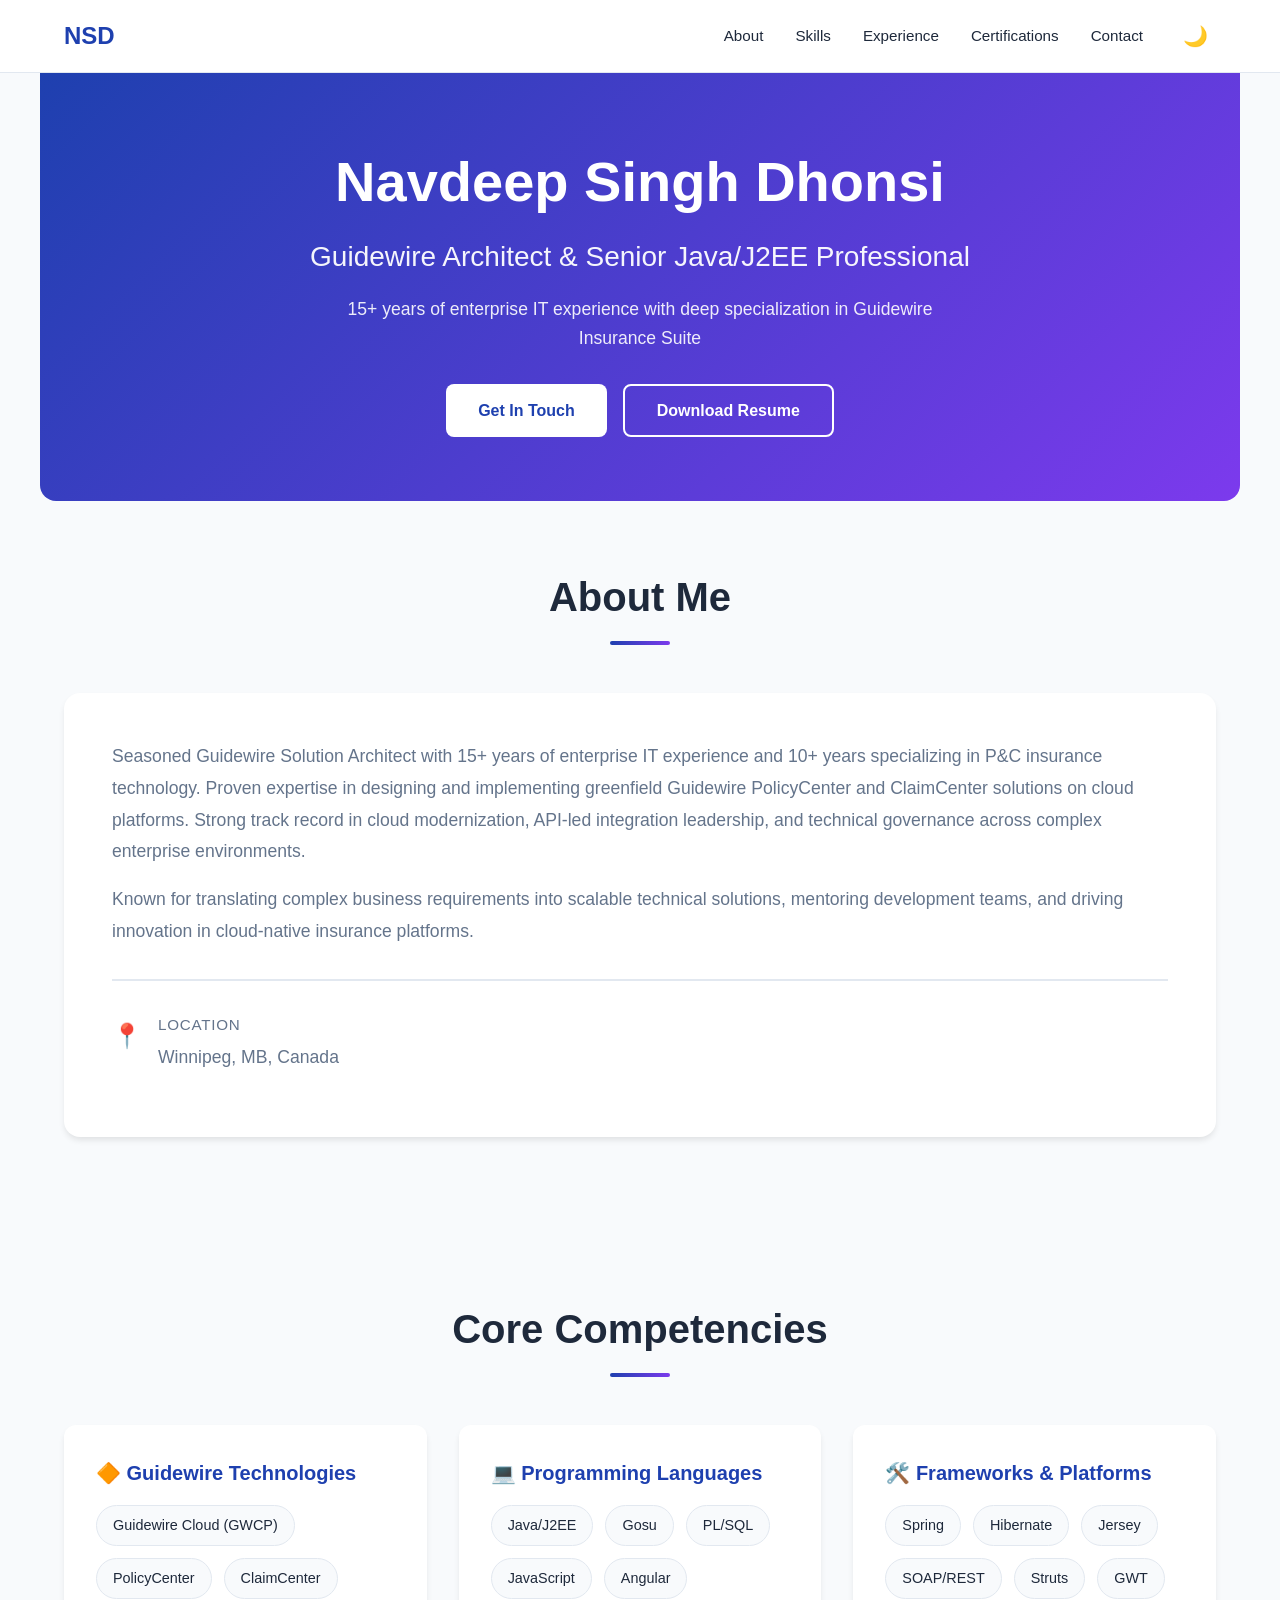
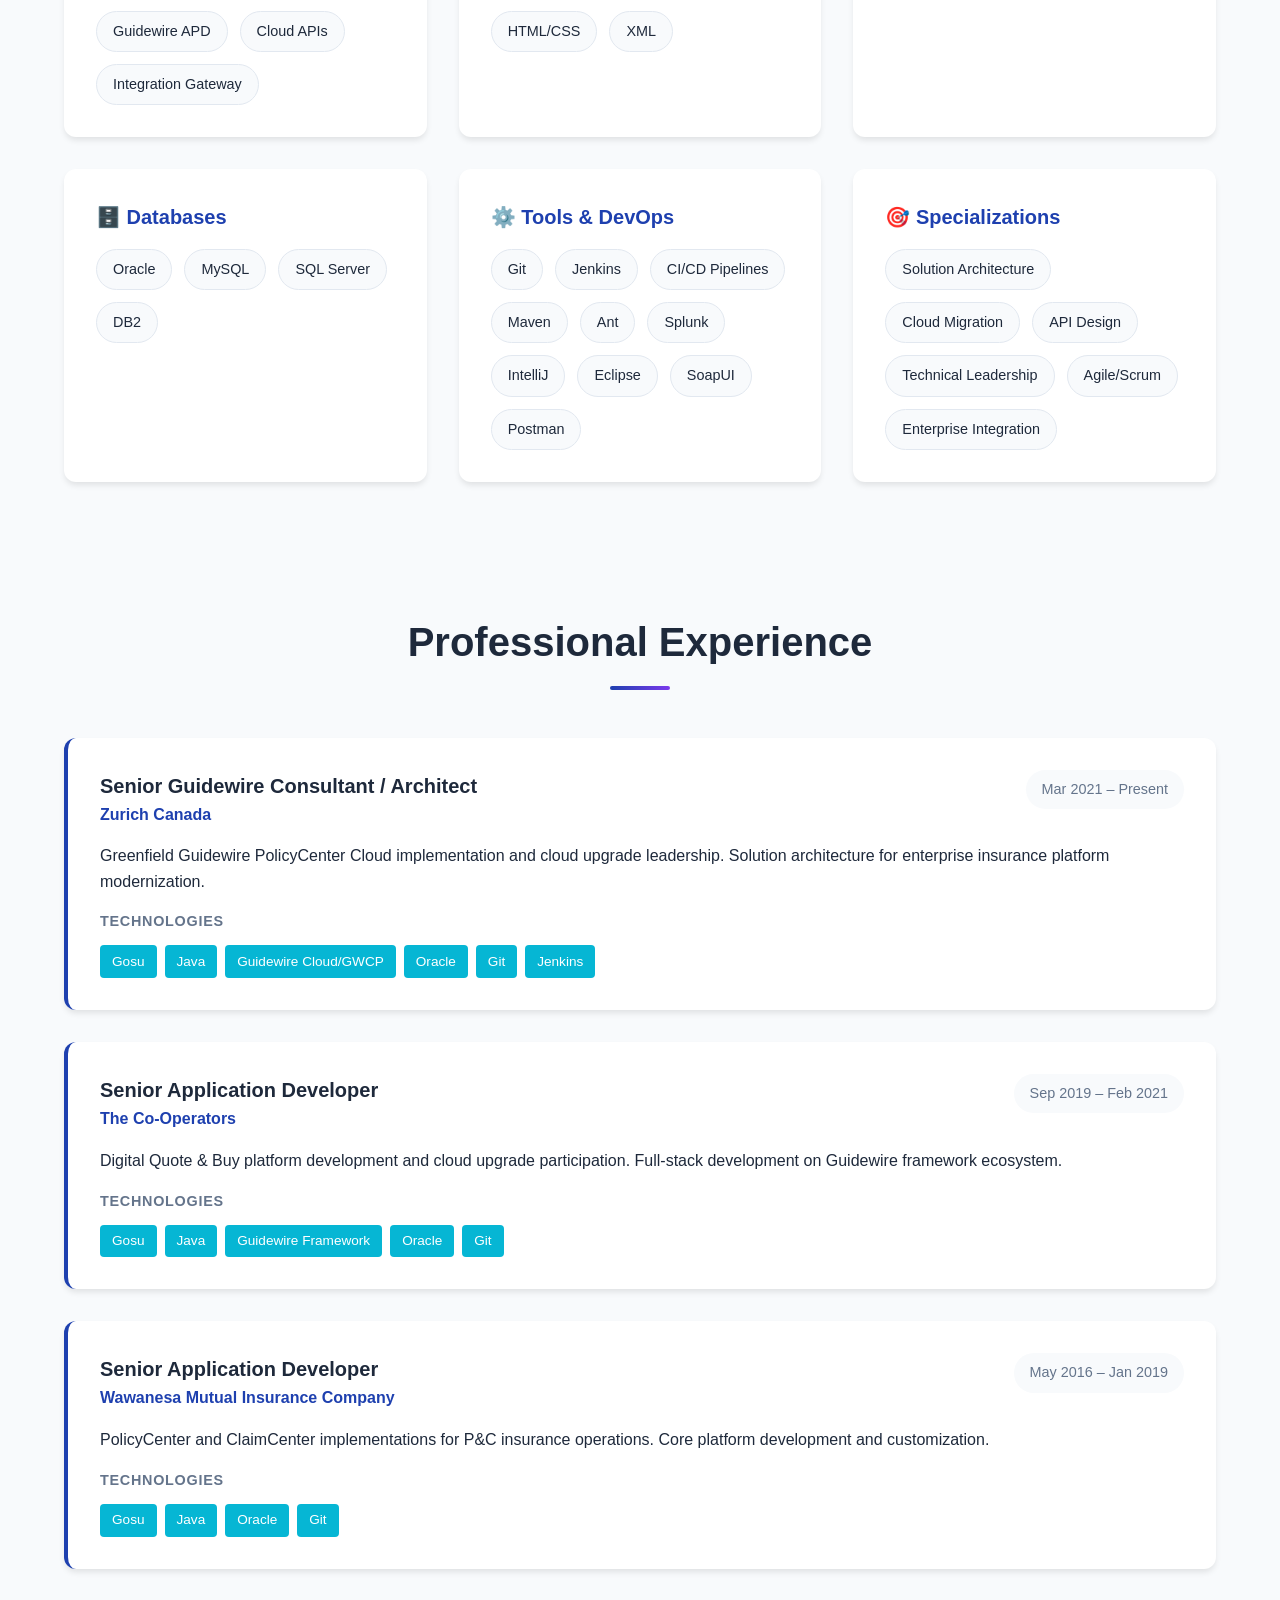
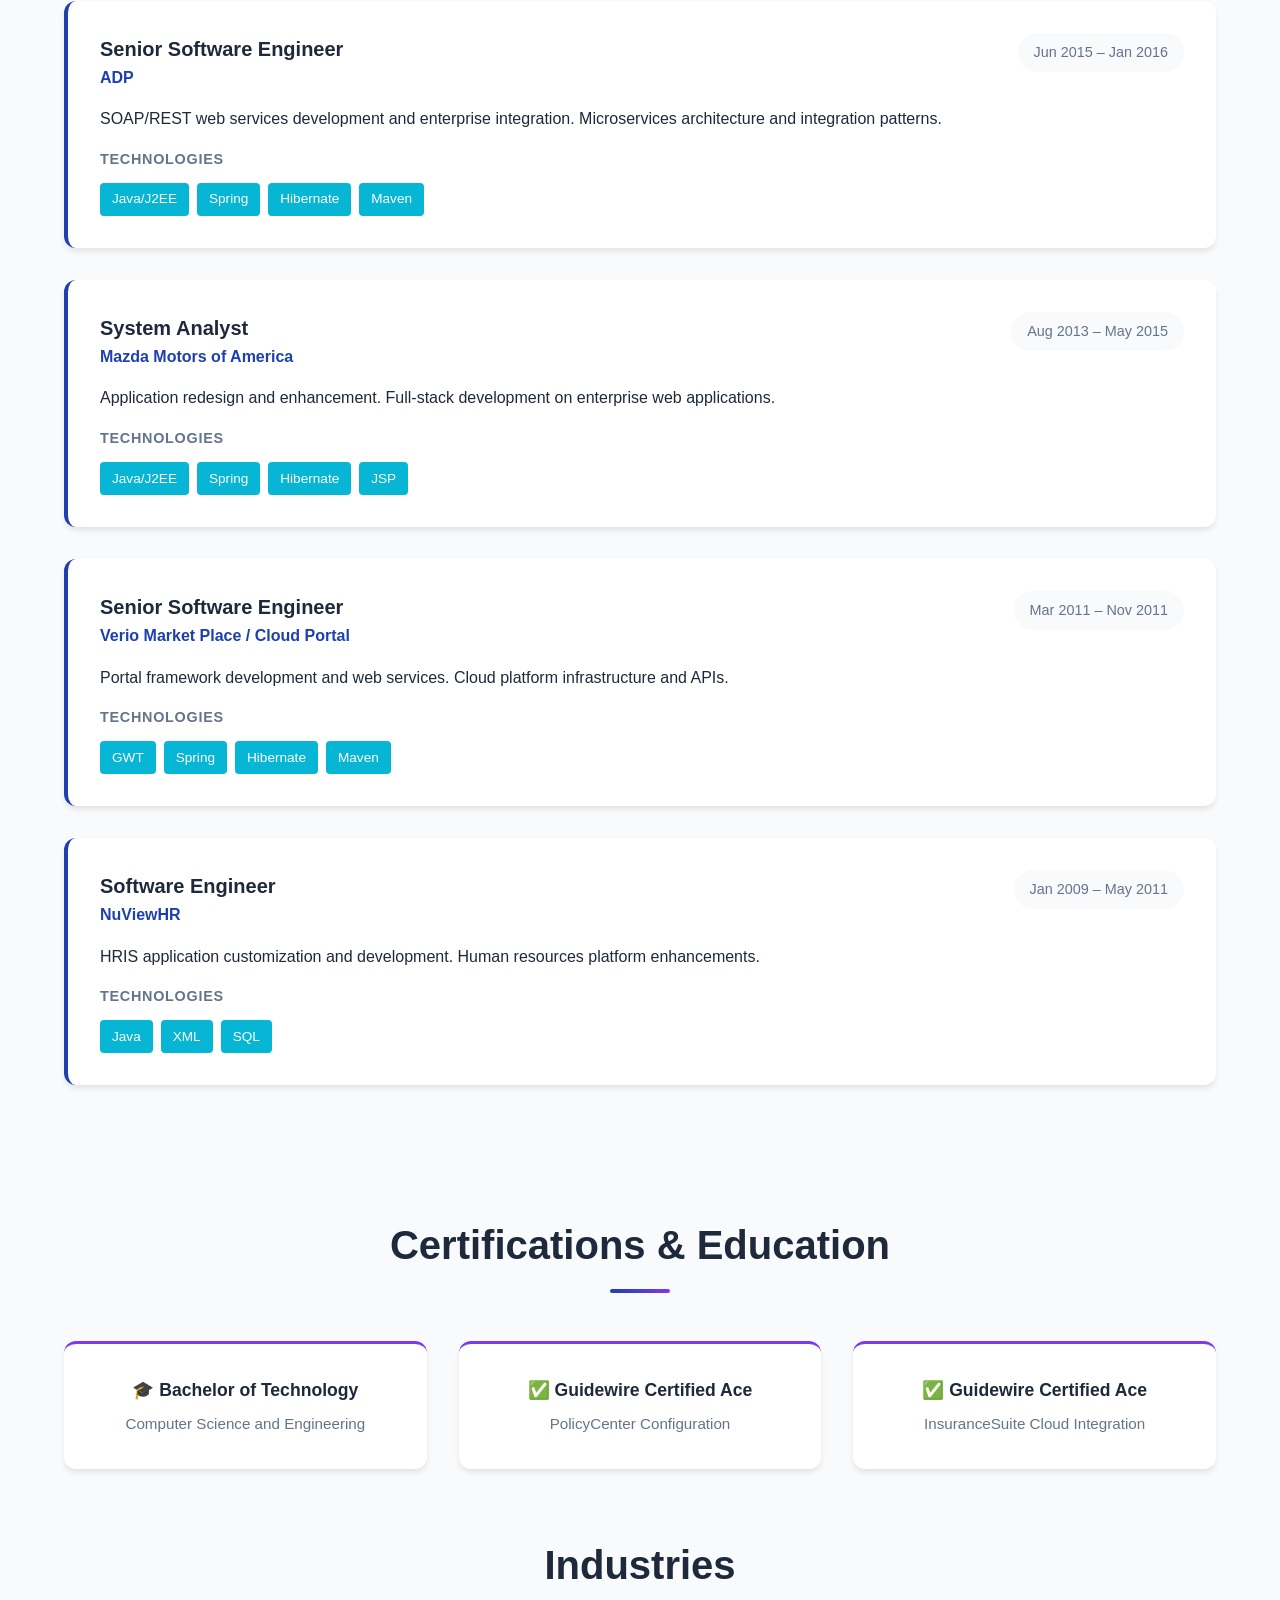
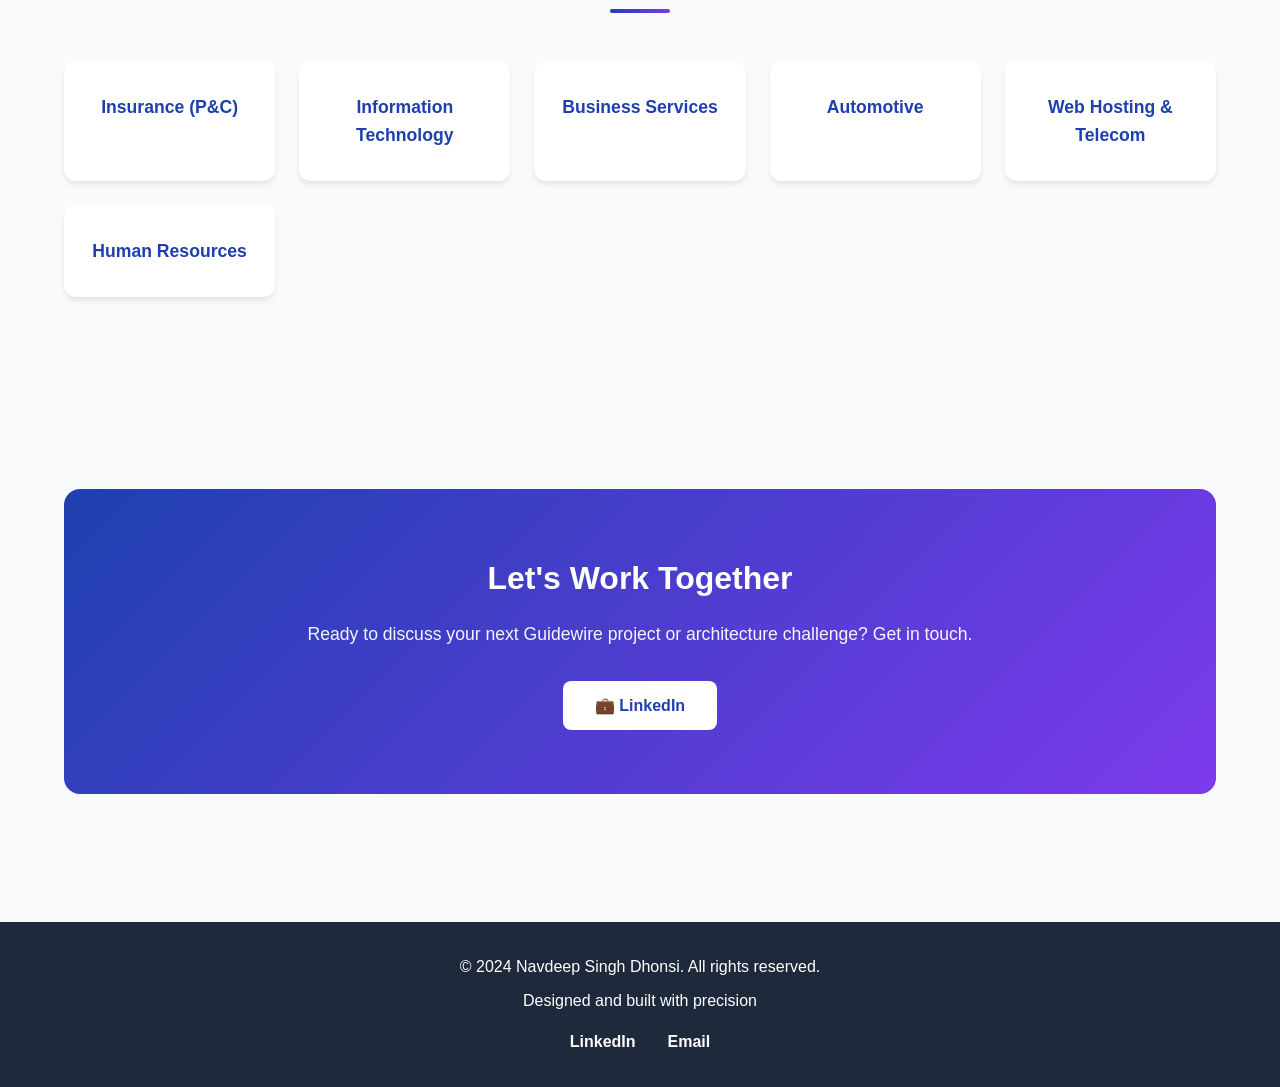
<file: index.html>
<!DOCTYPE html>
<html lang="en">
<head>
    <meta charset="UTF-8">
    <meta name="viewport" content="width=device-width, initial-scale=1.0">
    <meta name="description" content="Navdeep Singh Dhonsi - Guidewire Architect & Senior Java/J2EE Professional with 15+ years of enterprise IT experience. Portfolio showcasing expertise in PolicyCenter, ClaimCenter, and cloud modernization.">
    <meta name="keywords" content="Guidewire, Architecture, Java, J2EE, Insurance, PolicyCenter, ClaimCenter">
    <meta name="author" content="Navdeep Singh Dhonsi">
    <meta name="theme-color" content="#1e40af">
    <title>Navdeep Singh Dhonsi - Guidewire Architect & Senior Java Developer</title>
    <style>
        :root {
            --primary: #1e40af;
            --primary-dark: #1e3a8a;
            --secondary: #7c3aed;
            --accent: #06b6d4;
            --bg-light: #f8fafc;
            --bg-white: #ffffff;
            --text-dark: #1e293b;
            --text-gray: #64748b;
            --border-light: #e2e8f0;
            --shadow: 0 4px 6px -1px rgba(0, 0, 0, 0.1);
            --transition: all 0.3s ease;
        }

        :root[data-theme="dark"] {
            --bg-light: #0f172a;
            --bg-white: #1e293b;
            --text-dark: #f1f5f9;
            --text-gray: #cbd5e1;
            --border-light: #334155;
            --shadow: 0 4px 6px -1px rgba(0, 0, 0, 0.3);
        }

        * {
            margin: 0;
            padding: 0;
            box-sizing: border-box;
        }

        html {
            scroll-behavior: smooth;
        }

        body {
            font-family: -apple-system, BlinkMacSystemFont, 'Segoe UI', 'Roboto', 'Oxygen', 'Ubuntu', 'Cantarell', sans-serif;
            background-color: var(--bg-light);
            color: var(--text-dark);
            line-height: 1.6;
            transition: var(--transition);
        }

        header {
            position: sticky;
            top: 0;
            background-color: rgba(255, 255, 255, 0.95);
            backdrop-filter: blur(10px);
            border-bottom: 1px solid var(--border-light);
            z-index: 100;
            transition: var(--transition);
        }

        :root[data-theme="dark"] header {
            background-color: rgba(30, 41, 59, 0.95);
        }

        nav {
            max-width: 1200px;
            margin: 0 auto;
            padding: 1rem 1.5rem;
            display: flex;
            justify-content: space-between;
            align-items: center;
        }

        .logo {
            font-size: 1.5rem;
            font-weight: 700;
            color: var(--primary);
            text-decoration: none;
        }

        .nav-menu {
            display: flex;
            gap: 2rem;
            align-items: center;
            list-style: none;
        }

        .nav-menu a {
            color: var(--text-dark);
            text-decoration: none;
            transition: var(--transition);
            font-size: 0.95rem;
        }

        .nav-menu a:hover {
            color: var(--primary);
        }

        .theme-toggle {
            background: none;
            border: none;
            cursor: pointer;
            font-size: 1.25rem;
            padding: 0.5rem;
            transition: var(--transition);
            color: var(--text-dark);
        }

        .theme-toggle:hover {
            color: var(--primary);
        }

        .hero {
            max-width: 1200px;
            margin: 0 auto;
            padding: 4rem 1.5rem;
            text-align: center;
            background: linear-gradient(135deg, var(--primary) 0%, var(--secondary) 100%);
            color: white;
            border-radius: 0 0 1rem 1rem;
        }

        .hero h1 {
            font-size: clamp(2rem, 5vw, 3.5rem);
            margin-bottom: 0.5rem;
            font-weight: 800;
        }

        .hero .title {
            font-size: clamp(1.25rem, 3vw, 1.75rem);
            opacity: 0.95;
            margin-bottom: 1rem;
        }

        .hero .tagline {
            font-size: 1.1rem;
            opacity: 0.9;
            margin-bottom: 2rem;
            max-width: 600px;
            margin-left: auto;
            margin-right: auto;
        }

        .hero-cta {
            display: flex;
            gap: 1rem;
            justify-content: center;
            flex-wrap: wrap;
        }

        .btn {
            padding: 0.75rem 2rem;
            border: none;
            border-radius: 0.5rem;
            font-size: 1rem;
            cursor: pointer;
            transition: var(--transition);
            text-decoration: none;
            display: inline-flex;
            align-items: center;
            gap: 0.5rem;
            font-weight: 600;
        }

        .btn-primary {
            background-color: white;
            color: var(--primary);
        }

        .btn-primary:hover {
            transform: translateY(-2px);
            box-shadow: 0 10px 20px rgba(0, 0, 0, 0.2);
        }

        .btn-secondary {
            background-color: transparent;
            color: white;
            border: 2px solid white;
        }

        .btn-secondary:hover {
            background-color: white;
            color: var(--primary);
        }

        .container {
            max-width: 1200px;
            margin: 0 auto;
            padding: 4rem 1.5rem;
        }

        .section-title {
            font-size: 2.5rem;
            font-weight: 700;
            margin-bottom: 3rem;
            text-align: center;
            color: var(--text-dark);
            position: relative;
            padding-bottom: 1rem;
        }

        .section-title::after {
            content: '';
            position: absolute;
            bottom: 0;
            left: 50%;
            transform: translateX(-50%);
            width: 60px;
            height: 4px;
            background: linear-gradient(90deg, var(--primary), var(--secondary));
            border-radius: 2px;
        }

        .about {
            background-color: var(--bg-white);
            border-radius: 1rem;
            padding: 3rem;
            margin-bottom: 2rem;
            box-shadow: var(--shadow);
        }

        .about p {
            font-size: 1.1rem;
            color: var(--text-gray);
            line-height: 1.8;
            margin-bottom: 1rem;
        }

        .contact-info {
            display: grid;
            grid-template-columns: repeat(auto-fit, minmax(250px, 1fr));
            gap: 2rem;
            margin-top: 2rem;
            padding-top: 2rem;
            border-top: 2px solid var(--border-light);
        }

        .contact-item {
            display: flex;
            align-items: flex-start;
            gap: 1rem;
        }

        .contact-icon {
            font-size: 1.5rem;
            color: var(--primary);
            flex-shrink: 0;
            margin-top: 0.25rem;
        }

        .contact-details h3 {
            font-size: 0.95rem;
            color: var(--text-gray);
            font-weight: 500;
            text-transform: uppercase;
            letter-spacing: 0.05em;
            margin-bottom: 0.25rem;
        }

        .contact-details a {
            color: var(--text-dark);
            text-decoration: none;
            font-weight: 600;
            transition: var(--transition);
        }

        .contact-details a:hover {
            color: var(--primary);
        }

        .competencies {
            display: grid;
            grid-template-columns: repeat(auto-fit, minmax(300px, 1fr));
            gap: 2rem;
        }

        .skill-card {
            background-color: var(--bg-white);
            border-radius: 0.75rem;
            padding: 2rem;
            box-shadow: var(--shadow);
            transition: var(--transition);
        }

        .skill-card:hover {
            transform: translateY(-4px);
            box-shadow: 0 10px 20px rgba(0, 0, 0, 0.15);
        }

        .skill-card h3 {
            font-size: 1.25rem;
            color: var(--primary);
            margin-bottom: 1rem;
            display: flex;
            align-items: center;
            gap: 0.75rem;
        }

        .skill-tags {
            display: flex;
            flex-wrap: wrap;
            gap: 0.75rem;
        }

        .tag {
            background-color: var(--bg-light);
            color: var(--text-dark);
            padding: 0.5rem 1rem;
            border-radius: 2rem;
            font-size: 0.9rem;
            border: 1px solid var(--border-light);
            transition: var(--transition);
        }

        .tag:hover {
            background-color: var(--primary);
            color: white;
            border-color: var(--primary);
        }

        .experience {
            display: grid;
            gap: 2rem;
        }

        .experience-item {
            background-color: var(--bg-white);
            border-radius: 0.75rem;
            padding: 2rem;
            border-left: 4px solid var(--primary);
            box-shadow: var(--shadow);
            transition: var(--transition);
        }

        .experience-item:hover {
            box-shadow: 0 10px 20px rgba(0, 0, 0, 0.1);
        }

        .experience-header {
            display: flex;
            justify-content: space-between;
            align-items: start;
            margin-bottom: 1rem;
            flex-wrap: wrap;
            gap: 1rem;
        }

        .experience-title {
            font-size: 1.25rem;
            font-weight: 700;
            color: var(--text-dark);
        }

        .experience-company {
            font-size: 1rem;
            color: var(--primary);
            font-weight: 600;
        }

        .experience-period {
            background-color: var(--bg-light);
            color: var(--text-gray);
            padding: 0.5rem 1rem;
            border-radius: 2rem;
            font-size: 0.9rem;
            white-space: nowrap;
        }

        .experience-tech {
            margin-top: 1rem;
        }

        .experience-tech h4 {
            font-size: 0.9rem;
            color: var(--text-gray);
            text-transform: uppercase;
            letter-spacing: 0.05em;
            margin-bottom: 0.75rem;
        }

        .tech-list {
            display: flex;
            flex-wrap: wrap;
            gap: 0.5rem;
        }

        .tech-tag {
            background-color: var(--accent);
            color: white;
            padding: 0.35rem 0.75rem;
            border-radius: 0.25rem;
            font-size: 0.85rem;
            font-weight: 500;
        }

        .certifications {
            display: grid;
            grid-template-columns: repeat(auto-fit, minmax(280px, 1fr));
            gap: 2rem;
        }

        .cert-card {
            background-color: var(--bg-white);
            border-radius: 0.75rem;
            padding: 2rem;
            border-top: 3px solid var(--secondary);
            box-shadow: var(--shadow);
            text-align: center;
            transition: var(--transition);
        }

        .cert-card:hover {
            transform: translateY(-4px);
        }

        .cert-card h3 {
            font-size: 1.1rem;
            color: var(--text-dark);
            margin-bottom: 0.5rem;
            font-weight: 700;
        }

        .cert-card p {
            color: var(--text-gray);
            font-size: 0.95rem;
        }

        .industries {
            display: grid;
            grid-template-columns: repeat(auto-fit, minmax(200px, 1fr));
            gap: 1.5rem;
            text-align: center;
        }

        .industry-badge {
            background-color: var(--bg-white);
            padding: 2rem 1.5rem;
            border-radius: 0.75rem;
            box-shadow: var(--shadow);
            transition: var(--transition);
        }

        .industry-badge:hover {
            transform: scale(1.05);
            box-shadow: 0 10px 20px rgba(0, 0, 0, 0.15);
        }

        .industry-badge h3 {
            color: var(--primary);
            font-size: 1.1rem;
            font-weight: 700;
        }

        .contact-section {
            background: linear-gradient(135deg, var(--primary) 0%, var(--secondary) 100%);
            color: white;
            border-radius: 1rem;
            padding: 4rem 2rem;
            text-align: center;
            margin-top: 4rem;
        }

        .contact-section h2 {
            font-size: 2rem;
            margin-bottom: 1rem;
        }

        .contact-section p {
            font-size: 1.1rem;
            opacity: 0.95;
            margin-bottom: 2rem;
        }

        .contact-buttons {
            display: flex;
            gap: 1rem;
            justify-content: center;
            flex-wrap: wrap;
        }

        .contact-btn {
            background-color: white;
            color: var(--primary);
            padding: 0.75rem 2rem;
            border: none;
            border-radius: 0.5rem;
            font-weight: 600;
            cursor: pointer;
            transition: var(--transition);
            text-decoration: none;
            display: inline-flex;
            align-items: center;
            gap: 0.5rem;
        }

        .contact-btn:hover {
            transform: translateY(-2px);
            box-shadow: 0 10px 20px rgba(0, 0, 0, 0.2);
        }

        footer {
            background-color: var(--text-dark);
            color: white;
            text-align: center;
            padding: 2rem 1.5rem;
            margin-top: 4rem;
        }

        footer p {
            margin-bottom: 0.5rem;
        }

        .social-links {
            display: flex;
            justify-content: center;
            gap: 2rem;
            margin-top: 1rem;
        }

        .social-links a {
            color: white;
            text-decoration: none;
            transition: var(--transition);
            font-weight: 600;
        }

        .social-links a:hover {
            color: var(--accent);
        }

        .copy-btn {
            background: none;
            border: none;
            color: var(--primary);
            cursor: pointer;
            font-size: 0.9rem;
            text-decoration: underline;
            transition: var(--transition);
        }

        .copy-btn:hover {
            color: var(--secondary);
        }

        .toast {
            position: fixed;
            bottom: 2rem;
            right: 2rem;
            background-color: var(--primary);
            color: white;
            padding: 1rem 1.5rem;
            border-radius: 0.5rem;
            box-shadow: 0 10px 25px rgba(0, 0, 0, 0.2);
            animation: slideIn 0.3s ease;
            z-index: 200;
        }

        @keyframes slideIn {
            from {
                transform: translateX(400px);
                opacity: 0;
            }
            to {
                transform: translateX(0);
                opacity: 1;
            }
        }

        @keyframes slideOut {
            from {
                transform: translateX(0);
                opacity: 1;
            }
            to {
                transform: translateX(400px);
                opacity: 0;
            }
        }

        .toast.exit {
            animation: slideOut 0.3s ease forwards;
        }

        @media (max-width: 768px) {
            nav {
                padding: 1rem;
            }

            .nav-menu {
                gap: 1rem;
            }

            .nav-menu a {
                font-size: 0.85rem;
            }

            .hero {
                padding: 2.5rem 1rem;
            }

            .hero h1 {
                font-size: 2rem;
            }

            .hero .title {
                font-size: 1.25rem;
            }

            .container {
                padding: 2rem 1rem;
            }

            .section-title {
                font-size: 1.75rem;
                margin-bottom: 2rem;
            }

            .about {
                padding: 1.5rem;
            }

            .skill-card {
                padding: 1.5rem;
            }

            .experience-item {
                padding: 1.5rem;
            }

            .contact-section {
                padding: 2rem 1.5rem;
            }

            .contact-section h2 {
                font-size: 1.5rem;
            }

            .experience-header {
                flex-direction: column;
            }

            .experience-period {
                width: 100%;
            }

            .toast {
                bottom: 1rem;
                right: 1rem;
                left: 1rem;
            }
        }

        @media print {
            header,
            .hero-cta,
            .theme-toggle {
                display: none;
            }

            body {
                background-color: white;
            }

            .container,
            .about {
                box-shadow: none;
                border: none;
            }

            .skill-card,
            .experience-item,
            .cert-card {
                page-break-inside: avoid;
            }
        }

        @media (prefers-reduced-motion: reduce) {
            * {
                animation: none !important;
                transition: none !important;
            }
        }
    </style>
</head>
<body>
    <header>
        <nav>
            <a href="#home" class="logo">NSD</a>
            <ul class="nav-menu">
                <li><a href="#about">About</a></li>
                <li><a href="#skills">Skills</a></li>
                <li><a href="#experience">Experience</a></li>
                <li><a href="#certifications">Certifications</a></li>
                <li><a href="#contact">Contact</a></li>
                <li><button class="theme-toggle" aria-label="Toggle dark mode">🌙</button></li>
            </ul>
        </nav>
    </header>

    <section class="hero" id="home">
        <h1>Navdeep Singh Dhonsi</h1>
        <p class="title">Guidewire Architect & Senior Java/J2EE Professional</p>
        <p class="tagline">15+ years of enterprise IT experience with deep specialization in Guidewire Insurance Suite</p>
        <div class="hero-cta">
            <a href="#contact" class="btn btn-primary">Get In Touch</a>
            <a href="javascript:void(0)" onclick="downloadResume()" class="btn btn-secondary">Download Resume</a>
        </div>
    </section>

    <section class="container" id="about">
        <h2 class="section-title">About Me</h2>
        <div class="about">
            <p>
                Seasoned Guidewire Solution Architect with 15+ years of enterprise IT experience and 10+ years specializing in P&C insurance technology. Proven expertise in designing and implementing greenfield Guidewire PolicyCenter and ClaimCenter solutions on cloud platforms. Strong track record in cloud modernization, API-led integration leadership, and technical governance across complex enterprise environments.
            </p>
            <p>
                Known for translating complex business requirements into scalable technical solutions, mentoring development teams, and driving innovation in cloud-native insurance platforms.
            </p>
            <div class="contact-info">
                <div class="contact-item">
                    <div class="contact-icon">📍</div>
                    <div class="contact-details">
                        <h3>Location</h3>
                        <p>Winnipeg, MB, Canada</p>
                    </div>
                </div>
            </div>
        </div>
    </section>

    <section class="container" id="skills">
        <h2 class="section-title">Core Competencies</h2>
        <div class="competencies">
            <div class="skill-card">
                <h3>🔶 Guidewire Technologies</h3>
                <div class="skill-tags">
                    <span class="tag">Guidewire Cloud (GWCP)</span>
                    <span class="tag">PolicyCenter</span>
                    <span class="tag">ClaimCenter</span>
                    <span class="tag">Guidewire APD</span>
                    <span class="tag">Cloud APIs</span>
                    <span class="tag">Integration Gateway</span>
                </div>
            </div>

            <div class="skill-card">
                <h3>💻 Programming Languages</h3>
                <div class="skill-tags">
                    <span class="tag">Java/J2EE</span>
                    <span class="tag">Gosu</span>
                    <span class="tag">PL/SQL</span>
                    <span class="tag">JavaScript</span>
                    <span class="tag">Angular</span>
                    <span class="tag">HTML/CSS</span>
                    <span class="tag">XML</span>
                </div>
            </div>

            <div class="skill-card">
                <h3>🛠️ Frameworks & Platforms</h3>
                <div class="skill-tags">
                    <span class="tag">Spring</span>
                    <span class="tag">Hibernate</span>
                    <span class="tag">Jersey</span>
                    <span class="tag">SOAP/REST</span>
                    <span class="tag">Struts</span>
                    <span class="tag">GWT</span>
                </div>
            </div>

            <div class="skill-card">
                <h3>🗄️ Databases</h3>
                <div class="skill-tags">
                    <span class="tag">Oracle</span>
                    <span class="tag">MySQL</span>
                    <span class="tag">SQL Server</span>
                    <span class="tag">DB2</span>
                </div>
            </div>

            <div class="skill-card">
                <h3>⚙️ Tools & DevOps</h3>
                <div class="skill-tags">
                    <span class="tag">Git</span>
                    <span class="tag">Jenkins</span>
                    <span class="tag">CI/CD Pipelines</span>
                    <span class="tag">Maven</span>
                    <span class="tag">Ant</span>
                    <span class="tag">Splunk</span>
                    <span class="tag">IntelliJ</span>
                    <span class="tag">Eclipse</span>
                    <span class="tag">SoapUI</span>
                    <span class="tag">Postman</span>
                </div>
            </div>

            <div class="skill-card">
                <h3>🎯 Specializations</h3>
                <div class="skill-tags">
                    <span class="tag">Solution Architecture</span>
                    <span class="tag">Cloud Migration</span>
                    <span class="tag">API Design</span>
                    <span class="tag">Technical Leadership</span>
                    <span class="tag">Agile/Scrum</span>
                    <span class="tag">Enterprise Integration</span>
                </div>
            </div>
        </div>
    </section>

    <section class="container" id="experience">
        <h2 class="section-title">Professional Experience</h2>
        <div class="experience">
            <div class="experience-item">
                <div class="experience-header">
                    <div>
                        <div class="experience-title">Senior Guidewire Consultant / Architect</div>
                        <div class="experience-company">Zurich Canada</div>
                    </div>
                    <span class="experience-period">Mar 2021 – Present</span>
                </div>
                <p>Greenfield Guidewire PolicyCenter Cloud implementation and cloud upgrade leadership. Solution architecture for enterprise insurance platform modernization.</p>
                <div class="experience-tech">
                    <h4>Technologies</h4>
                    <div class="tech-list">
                        <span class="tech-tag">Gosu</span>
                        <span class="tech-tag">Java</span>
                        <span class="tech-tag">Guidewire Cloud/GWCP</span>
                        <span class="tech-tag">Oracle</span>
                        <span class="tech-tag">Git</span>
                        <span class="tech-tag">Jenkins</span>
                    </div>
                </div>
            </div>

            <div class="experience-item">
                <div class="experience-header">
                    <div>
                        <div class="experience-title">Senior Application Developer</div>
                        <div class="experience-company">The Co-Operators</div>
                    </div>
                    <span class="experience-period">Sep 2019 – Feb 2021</span>
                </div>
                <p>Digital Quote & Buy platform development and cloud upgrade participation. Full-stack development on Guidewire framework ecosystem.</p>
                <div class="experience-tech">
                    <h4>Technologies</h4>
                    <div class="tech-list">
                        <span class="tech-tag">Gosu</span>
                        <span class="tech-tag">Java</span>
                        <span class="tech-tag">Guidewire Framework</span>
                        <span class="tech-tag">Oracle</span>
                        <span class="tech-tag">Git</span>
                    </div>
                </div>
            </div>

            <div class="experience-item">
                <div class="experience-header">
                    <div>
                        <div class="experience-title">Senior Application Developer</div>
                        <div class="experience-company">Wawanesa Mutual Insurance Company</div>
                    </div>
                    <span class="experience-period">May 2016 – Jan 2019</span>
                </div>
                <p>PolicyCenter and ClaimCenter implementations for P&C insurance operations. Core platform development and customization.</p>
                <div class="experience-tech">
                    <h4>Technologies</h4>
                    <div class="tech-list">
                        <span class="tech-tag">Gosu</span>
                        <span class="tech-tag">Java</span>
                        <span class="tech-tag">Oracle</span>
                        <span class="tech-tag">Git</span>
                    </div>
                </div>
            </div>

            <div class="experience-item">
                <div class="experience-header">
                    <div>
                        <div class="experience-title">Senior Software Engineer</div>
                        <div class="experience-company">ADP</div>
                    </div>
                    <span class="experience-period">Jun 2015 – Jan 2016</span>
                </div>
                <p>SOAP/REST web services development and enterprise integration. Microservices architecture and integration patterns.</p>
                <div class="experience-tech">
                    <h4>Technologies</h4>
                    <div class="tech-list">
                        <span class="tech-tag">Java/J2EE</span>
                        <span class="tech-tag">Spring</span>
                        <span class="tech-tag">Hibernate</span>
                        <span class="tech-tag">Maven</span>
                    </div>
                </div>
            </div>

            <div class="experience-item">
                <div class="experience-header">
                    <div>
                        <div class="experience-title">System Analyst</div>
                        <div class="experience-company">Mazda Motors of America</div>
                    </div>
                    <span class="experience-period">Aug 2013 – May 2015</span>
                </div>
                <p>Application redesign and enhancement. Full-stack development on enterprise web applications.</p>
                <div class="experience-tech">
                    <h4>Technologies</h4>
                    <div class="tech-list">
                        <span class="tech-tag">Java/J2EE</span>
                        <span class="tech-tag">Spring</span>
                        <span class="tech-tag">Hibernate</span>
                        <span class="tech-tag">JSP</span>
                    </div>
                </div>
            </div>

            <div class="experience-item">
                <div class="experience-header">
                    <div>
                        <div class="experience-title">Senior Software Engineer</div>
                        <div class="experience-company">Verio Market Place / Cloud Portal</div>
                    </div>
                    <span class="experience-period">Mar 2011 – Nov 2011</span>
                </div>
                <p>Portal framework development and web services. Cloud platform infrastructure and APIs.</p>
                <div class="experience-tech">
                    <h4>Technologies</h4>
                    <div class="tech-list">
                        <span class="tech-tag">GWT</span>
                        <span class="tech-tag">Spring</span>
                        <span class="tech-tag">Hibernate</span>
                        <span class="tech-tag">Maven</span>
                    </div>
                </div>
            </div>

            <div class="experience-item">
                <div class="experience-header">
                    <div>
                        <div class="experience-title">Software Engineer</div>
                        <div class="experience-company">NuViewHR</div>
                    </div>
                    <span class="experience-period">Jan 2009 – May 2011</span>
                </div>
                <p>HRIS application customization and development. Human resources platform enhancements.</p>
                <div class="experience-tech">
                    <h4>Technologies</h4>
                    <div class="tech-list">
                        <span class="tech-tag">Java</span>
                        <span class="tech-tag">XML</span>
                        <span class="tech-tag">SQL</span>
                    </div>
                </div>
            </div>
        </div>
    </section>

    <section class="container" id="certifications">
        <h2 class="section-title">Certifications & Education</h2>
        <div class="certifications">
            <div class="cert-card">
                <h3>🎓 Bachelor of Technology</h3>
                <p>Computer Science and Engineering</p>
            </div>
            <div class="cert-card">
                <h3>✅ Guidewire Certified Ace</h3>
                <p>PolicyCenter Configuration</p>
            </div>
            <div class="cert-card">
                <h3>✅ Guidewire Certified Ace</h3>
                <p>InsuranceSuite Cloud Integration</p>
            </div>
        </div>

        <h2 class="section-title" style="margin-top: 4rem;">Industries</h2>
        <div class="industries">
            <div class="industry-badge">
                <h3>Insurance (P&C)</h3>
            </div>
            <div class="industry-badge">
                <h3>Information Technology</h3>
            </div>
            <div class="industry-badge">
                <h3>Business Services</h3>
            </div>
            <div class="industry-badge">
                <h3>Automotive</h3>
            </div>
            <div class="industry-badge">
                <h3>Web Hosting & Telecom</h3>
            </div>
            <div class="industry-badge">
                <h3>Human Resources</h3>
            </div>
        </div>
    </section>

    <section class="container">
        <div class="contact-section" id="contact">
            <h2>Let's Work Together</h2>
            <p>Ready to discuss your next Guidewire project or architecture challenge? Get in touch.</p>
            <div class="contact-buttons">
                <a href="https://www.linkedin.com/in/navdeepsinghdhonsi" target="_blank" rel="noopener noreferrer" class="contact-btn">💼 LinkedIn</a>
            </div>
        </div>
    </section>

    <footer>
        <p>&copy; 2024 Navdeep Singh Dhonsi. All rights reserved.</p>
        <p>Designed and built with precision</p>
        <div class="social-links">
            <a href="https://www.linkedin.com/in/navdeepsinghdhonsi" target="_blank" rel="noopener noreferrer">LinkedIn</a>
            <a href="mailto:navdeep.singh06@gmail.com">Email</a>
        </div>
    </footer>

    <script>
        // Theme toggle
        const themeToggle = document.querySelector('.theme-toggle');
        const htmlElement = document.documentElement;

        const savedTheme = localStorage.getItem('theme') || 'light';
        htmlElement.setAttribute('data-theme', savedTheme);
        updateThemeIcon(savedTheme);

        themeToggle.addEventListener('click', () => {
            const currentTheme = htmlElement.getAttribute('data-theme');
            const newTheme = currentTheme === 'light' ? 'dark' : 'light';
            htmlElement.setAttribute('data-theme', newTheme);
            localStorage.setItem('theme', newTheme);
            updateThemeIcon(newTheme);
        });

        function updateThemeIcon(theme) {
            themeToggle.textContent = theme === 'light' ? '🌙' : '☀️';
        }

        // Copy to clipboard
        function copyToClipboard(text) {
            navigator.clipboard.writeText(text).then(() => {
                showToast(`Copied: ${text}`);
            }).catch(() => {
                showToast('Failed to copy');
            });
        }

        // Toast notification
        function showToast(message) {
            const toast = document.createElement('div');
            toast.className = 'toast';
            toast.textContent = message;
            document.body.appendChild(toast);

            setTimeout(() => {
                toast.classList.add('exit');
                setTimeout(() => toast.remove(), 300);
            }, 2000);
        }

        // Download resume
        function downloadResume() {
            showToast('Resume download feature - customize with your actual resume file');
            // Uncomment and update path when you have a resume file
            // const link = document.createElement('a');
            // link.href = 'resume.pdf';
            // link.download = 'Navdeep_Singh_Dhonsi_Resume.pdf';
            // link.click();
        }

        // Smooth scroll
        document.querySelectorAll('a[href^="#"]').forEach(anchor => {
            anchor.addEventListener('click', function (e) {
                const href = this.getAttribute('href');
                if (href !== '#' && document.querySelector(href)) {
                    e.preventDefault();
                    document.querySelector(href).scrollIntoView({
                        behavior: 'smooth'
                    });
                }
            });
        });

        // Intersection Observer for animations
        const observerOptions = {
            threshold: 0.1,
            rootMargin: '0px 0px -100px 0px'
        };

        const observer = new IntersectionObserver((entries) => {
            entries.forEach(entry => {
                if (entry.isIntersecting) {
                    entry.target.style.opacity = '1';
                    entry.target.style.transform = 'translateY(0)';
                }
            });
        }, observerOptions);

        document.querySelectorAll('.skill-card, .experience-item, .cert-card').forEach(el => {
            el.style.opacity = '0';
            el.style.transform = 'translateY(10px)';
            el.style.transition = 'opacity 0.3s ease, transform 0.3s ease';
            observer.observe(el);
        });
    </script>
</body>
</html>
</file>
